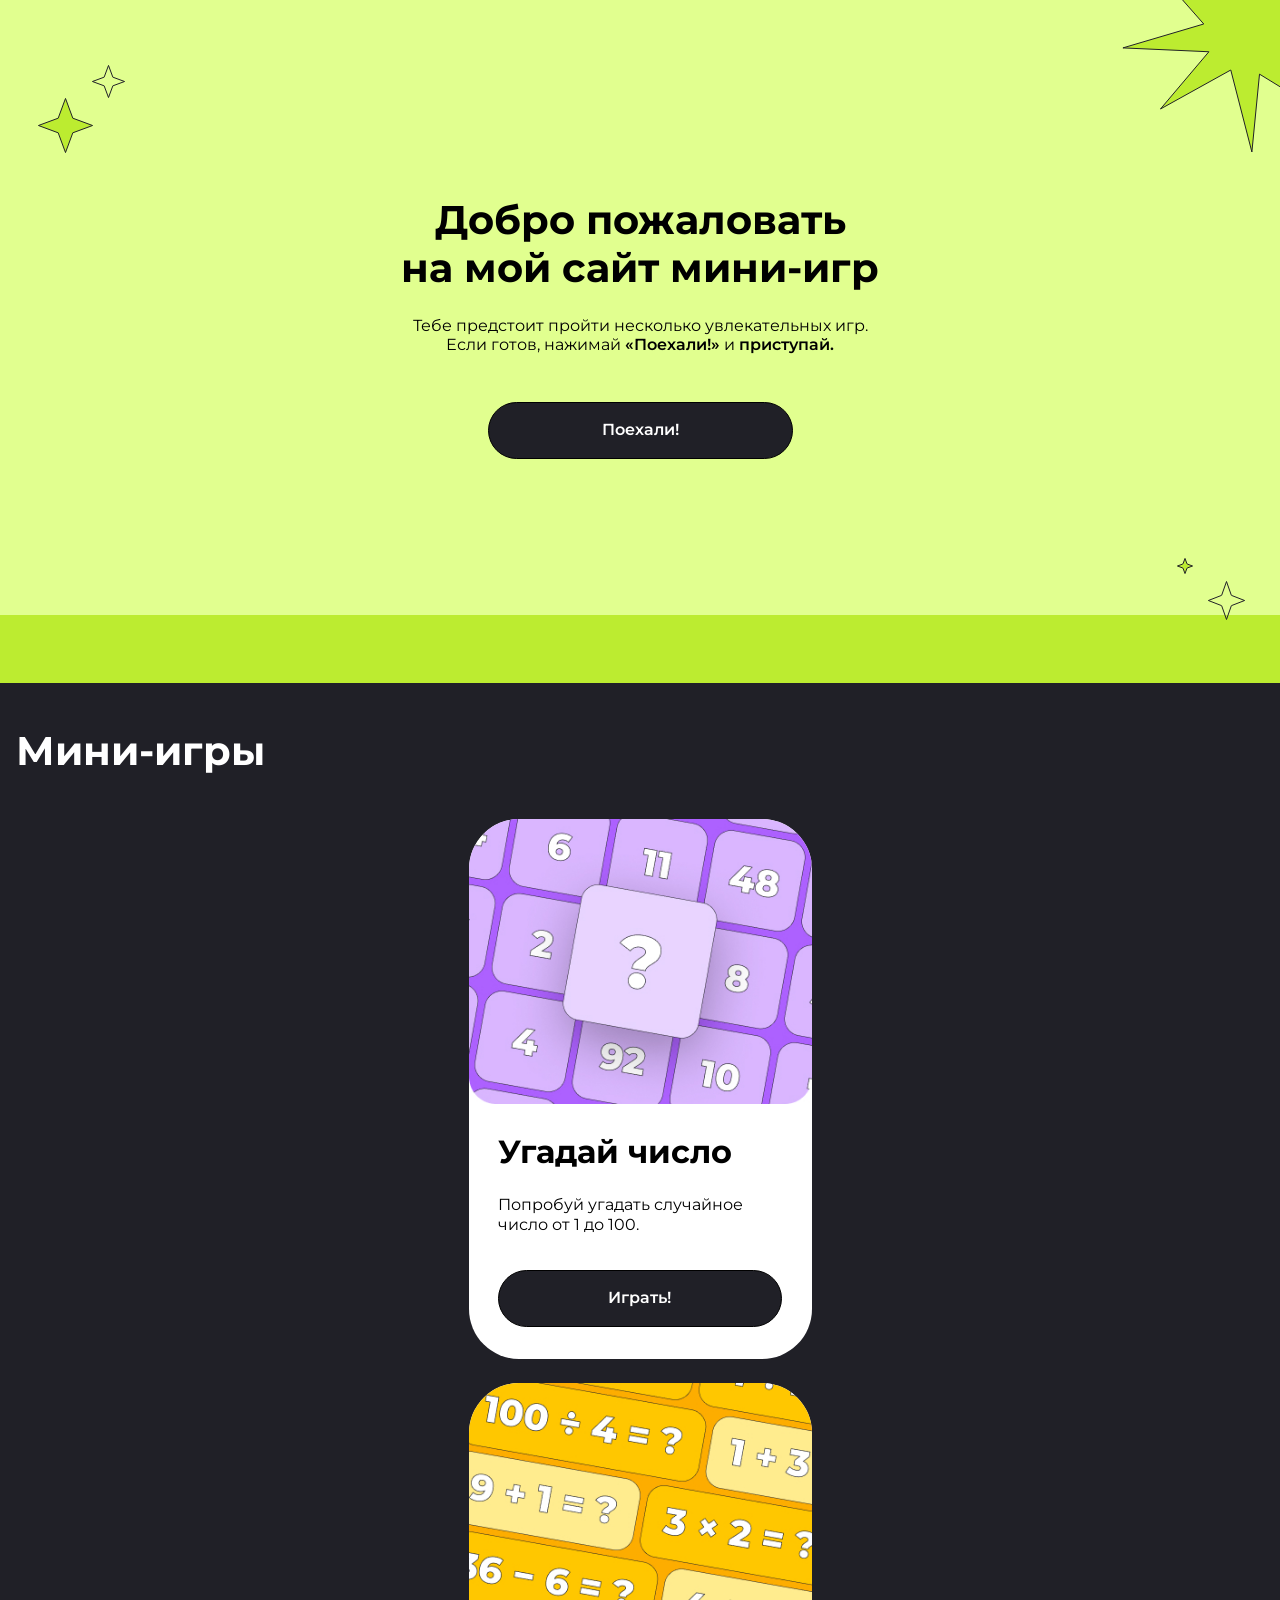
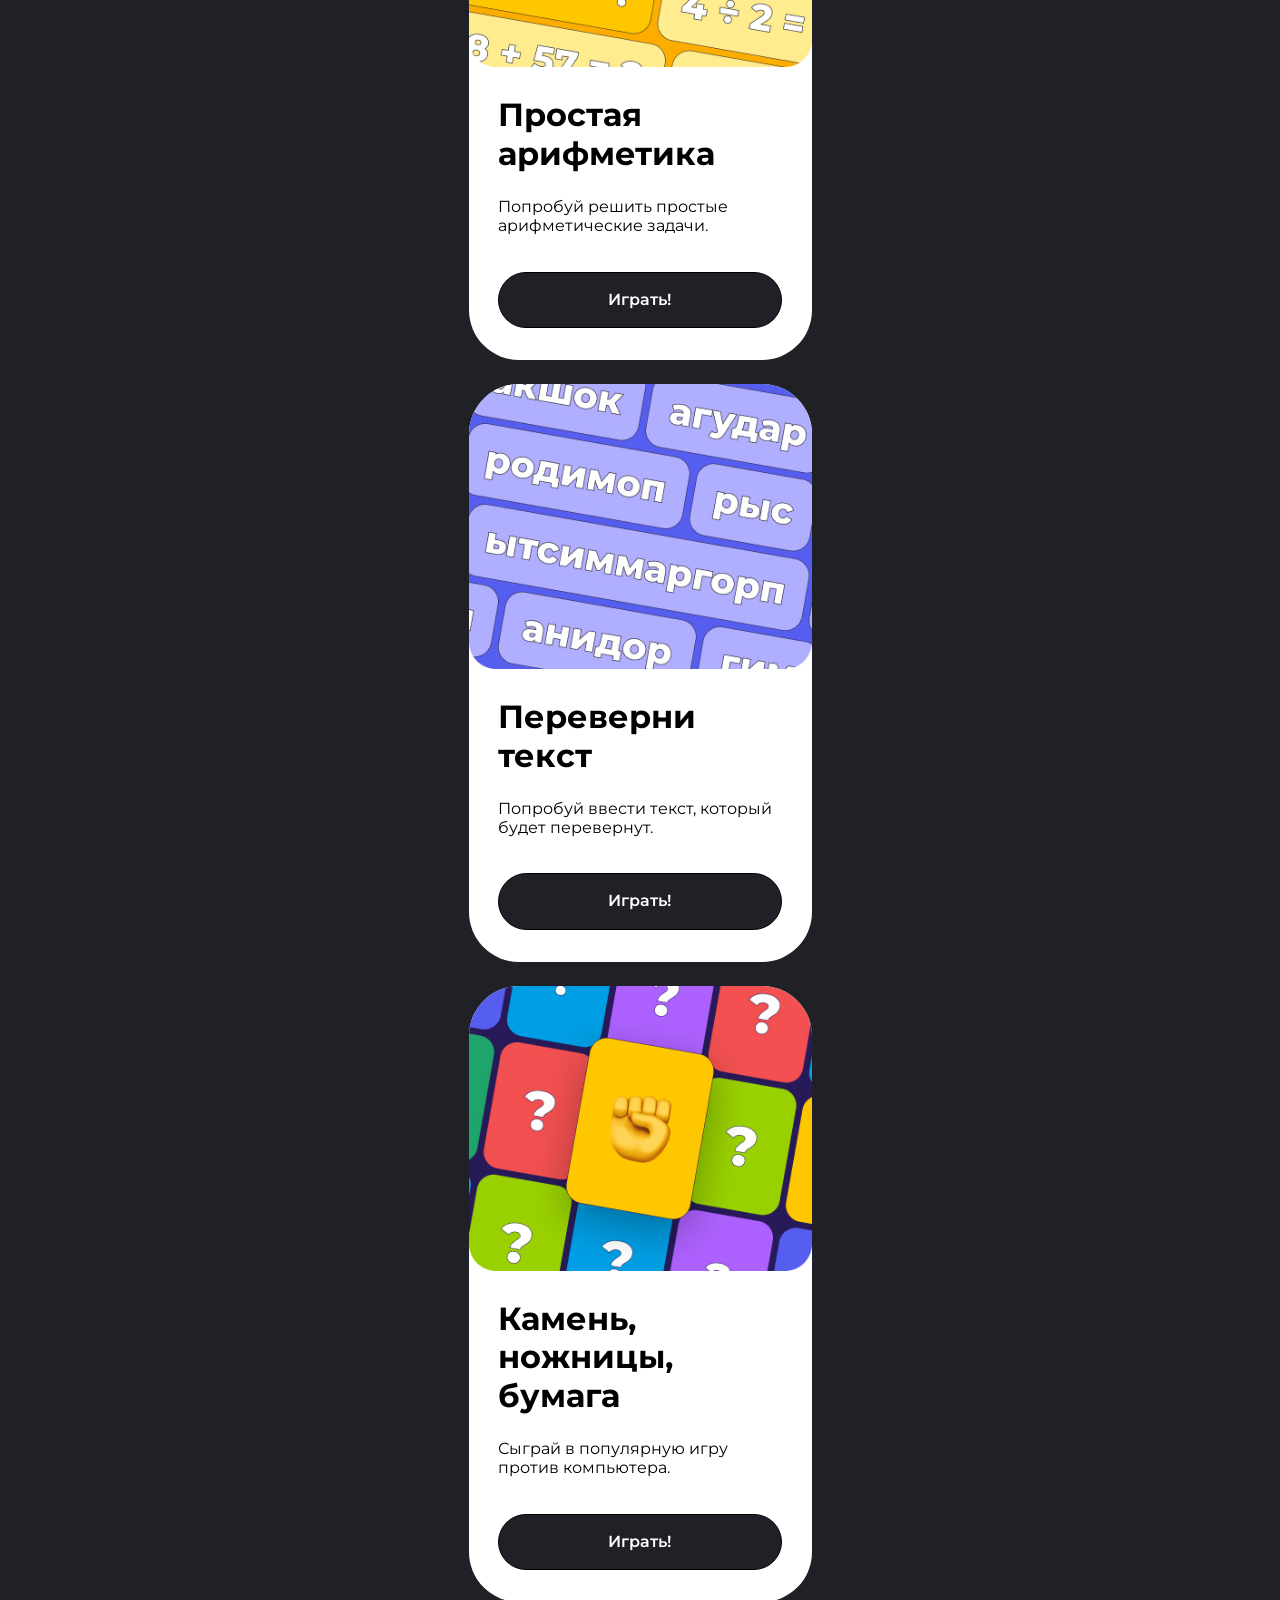
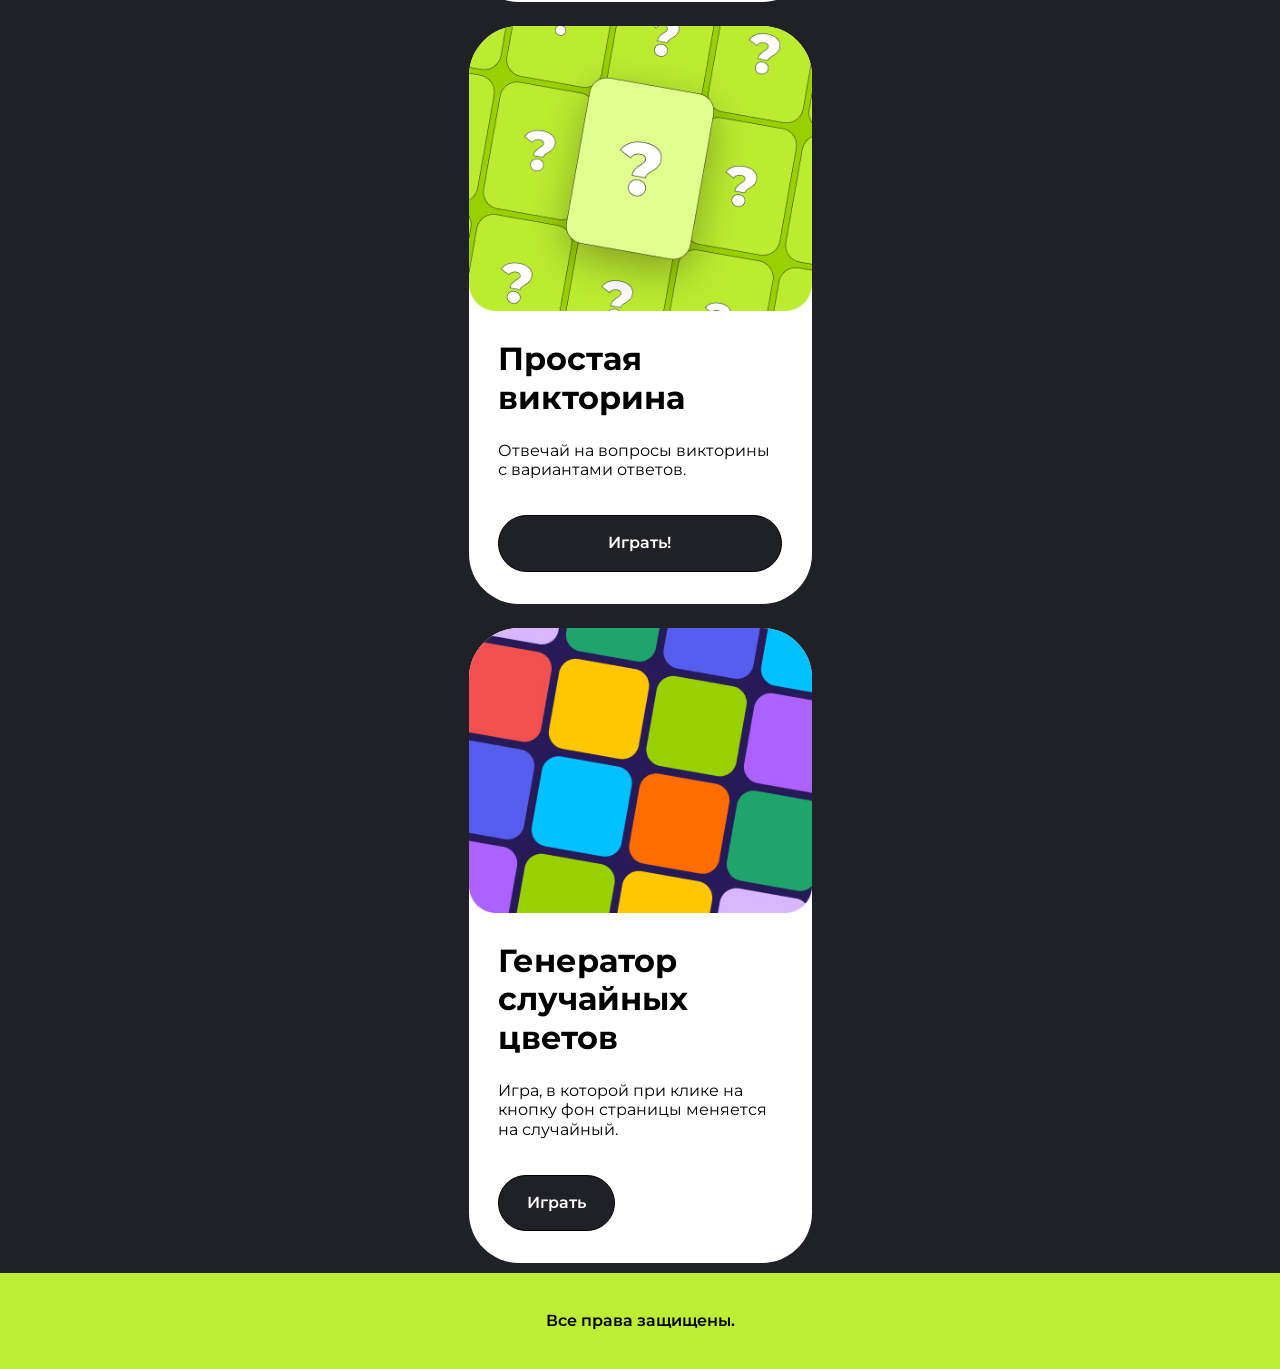
<file: index.html>
<!DOCTYPE html>
<html lang="en">

<head>
    <meta charset="UTF-8">
    <meta name="viewport" content="width=device-width, initial-scale=1.0">
    <link
        href="https://fonts.googleapis.com/css2?family=Montserrat:ital,wght@0,100..900;1,100..900&family=Poppins:ital,wght@0,100;0,200;0,300;0,400;0,500;0,600;0,700;0,800;0,900;1,100;1,200;1,300;1,400;1,500;1,600;1,700;1,800;1,900&display=swap"
        rel="stylesheet">
    <link rel="stylesheet" href="index.css">
    <title>Мини-игры</title>
</head>

<body>
    <script src="hw-10.js"></script>
    <section class="header">
        <header class="header-hat">
            <svg class="stars__media" width="160" height="155" viewBox="0 0 160 155" fill="none"
                xmlns="http://www.w3.org/2000/svg">
                <path
                    d="M163.245 10.1084C166.091 10.8901 245.303 43.9262 245.303 43.9262L161.261 52.8255L214.355 120.072L139.504 74.1374L131.878 151.995L110.781 70.0034L40.4614 109.004L88.9017 51.7588L2.93664 47.8942L83.7388 23.992L23.6975 -44.2244L108.11 -5.0504L127.428 -80.6361L136.103 -4.88818L212.993 -57.1361L163.245 10.1084Z"
                    fill="#BCEC30" stroke="#202027" stroke-miterlimit="10" stroke-linecap="round" />
            </svg>
            <svg class="stars__media2" width="18" height="18" viewBox="0 0 18 18" fill="none"
                xmlns="http://www.w3.org/2000/svg">
                <path
                    d="M10.9619 6.74316L11.042 6.95801L11.2568 7.03809L16.5586 9L11.2568 10.9619L11.042 11.042L10.9619 11.2568L9 16.5586L7.03809 11.2568L6.95801 11.042L6.74316 10.9619L1.44043 9L6.74316 7.03809L6.95801 6.95801L7.03809 6.74316L9 1.44043L10.9619 6.74316Z"
                    fill="#BCEC30" stroke="#202027" />
            </svg>
            <svg class="stars__media3" width="39" height="41" viewBox="0 0 39 41" fill="none"
                xmlns="http://www.w3.org/2000/svg">
                <path
                    d="M24.2949 15.1289L24.3711 15.3457L24.5859 15.4287L37.6201 20.5L24.5859 25.5713L24.3711 25.6543L24.2949 25.8711L19.5 39.4932L14.7051 25.8711L14.6289 25.6543L14.4141 25.5713L1.37891 20.5L14.4141 15.4287L14.6289 15.3457L14.7051 15.1289L19.5 1.50586L24.2949 15.1289Z"
                    stroke="#202027" />
            </svg>

            <svg class="header-stars" width="587" height="798" viewBox="0 0 587 798" fill="none"
                xmlns="http://www.w3.org/2000/svg">
                <path d="M241.293 -10L317.5 78.3799L0.5 153" stroke="#202027" stroke-linecap="round" />
                <path
                    d="M708.182 48.4061C717.611 51.031 980.016 161.965 980.016 161.965L701.611 191.848L877.494 417.66L629.536 263.412L604.272 524.856L534.384 249.531L301.438 380.493L461.905 188.266L177.13 175.289L444.803 95.0267L245.904 -134.041L525.536 -2.49639L589.531 -256.31L618.268 -1.9517L872.98 -177.398L708.182 48.4061Z"
                    fill="#BCEC30" stroke="#202027" stroke-miterlimit="10" stroke-linecap="round" />
                <path d="M231.582 254H355.5L213.5 433" stroke="#202027" stroke-linecap="round" />
                <path d="M371.5 458.046L485.26 379L591.382 797" stroke="#202027" stroke-linecap="round" />
                <path d="M449.659 468L393.5 526.765L473.5 594L449.659 468Z" fill="#BCEC30" stroke="#202027"
                    stroke-linecap="round" />
                <path d="M491.5 663L525.5 787" stroke="#202027" stroke-linecap="round" />
            </svg>

            <svg class="header-star1" width="57" height="57" viewBox="0 0 57 57" fill="none"
                xmlns="http://www.w3.org/2000/svg">
                <path
                    d="M35.7285 20.9756L35.8086 21.1914L36.0244 21.2715L55.5586 28.5L36.0244 35.7285L35.8086 35.8086L35.7285 36.0244L28.5 55.5586L21.2715 36.0244L21.1914 35.8086L20.9756 35.7285L1.44043 28.5L20.9756 21.2715L21.1914 21.1914L21.2715 20.9756L28.5 1.44043L35.7285 20.9756Z"
                    fill="#BCEC30" stroke="#202027" />
            </svg>
            <svg class="header-star2" width="35" height="35" viewBox="0 0 35 35" fill="none"
                xmlns="http://www.w3.org/2000/svg">
                <path
                    d="M21.7578 12.9473L21.8379 13.1621L22.0527 13.2422L33.5586 17.5L22.0527 21.7578L21.8379 21.8379L21.7578 22.0527L17.5 33.5586L13.2422 22.0527L13.1621 21.8379L12.9473 21.7578L1.44043 17.5L12.9473 13.2422L13.1621 13.1621L13.2422 12.9473L17.5 1.44043L21.7578 12.9473Z"
                    stroke="#202027" />
            </svg>
            <svg class="header-star3" width="37" height="37" viewBox="0 0 37 37" fill="none"
                xmlns="http://www.w3.org/2000/svg">
                <path
                    d="M23.0273 13.6768L23.1074 13.8926L23.3232 13.9727L35.5586 18.5L23.3232 23.0273L23.1074 23.1074L23.0273 23.3232L18.5 35.5586L13.9727 23.3232L13.8926 23.1074L13.6768 23.0273L1.44043 18.5L13.6768 13.9727L13.8926 13.8926L13.9727 13.6768L18.5 1.44043L23.0273 13.6768Z"
                    fill="#BCEC30" stroke="#202027" />
            </svg>
            <svg class="header-star4" width="83" height="83" viewBox="0 0 83 83" fill="none"
                xmlns="http://www.w3.org/2000/svg">
                <path
                    d="M52.2402 30.4648L52.3193 30.6807L52.5352 30.7598L81.5586 41.5L52.5352 52.2402L52.3193 52.3193L52.2402 52.5352L41.5 81.5586L30.7598 52.5352L30.6807 52.3193L30.4648 52.2402L1.44043 41.5L30.4648 30.7598L30.6807 30.6807L30.7598 30.4648L41.5 1.44043L52.2402 30.4648Z"
                    stroke="#202027" />
            </svg>

            <div class="header-block center">
                <h1 class="header-block__zag1">Добро пожаловать<br>на мой сайт мини-игр</h1>
                <p class="header-block__text">Тебе предстоит пройти несколько увлекательных игр.<br>Если готов, нажимай
                    <span class="header-block__black">«Поехали!»</span> и <span
                        class="header-block__black">приступай.</span>
                </p>
                <a href="#playing" class="header-block__link">Поехали!</a>
            </div>
            <div class="header-strip-container">
                <div class="header-strip-container__strip">
                    <div class="header__strip">
                        <p class="header__text">ВИКТОРИНА</p>
                        <svg class="svg" width="36" height="36" viewBox="0 0 36 36" fill="none"
                            xmlns="http://www.w3.org/2000/svg">
                            <path
                                d="M18 0L22.8616 13.1384L36 18L22.8616 22.8616L18 36L13.1384 22.8616L0 18L13.1384 13.1384L18 0Z"
                                fill="#202027" />
                        </svg>
                        <p class="header__text">УГАДАЙ ЧИСЛО</p>
                        <svg class="svg" width="36" height="36" viewBox="0 0 36 36" fill="none"
                            xmlns="http://www.w3.org/2000/svg">
                            <path
                                d="M18 0L22.8616 13.1384L36 18L22.8616 22.8616L18 36L13.1384 22.8616L0 18L13.1384 13.1384L18 0Z"
                                fill="#202027" />
                        </svg>

                        <p class="header__text">ПЕРЕВЕРНИ ТЕКСТ</p>
                        <svg class="svg" width="36" height="36" viewBox="0 0 36 36" fill="none"
                            xmlns="http://www.w3.org/2000/svg">
                            <path
                                d="M18 0L22.8616 13.1384L36 18L22.8616 22.8616L18 36L13.1384 22.8616L0 18L13.1384 13.1384L18 0Z"
                                fill="#202027" />
                        </svg>
                        <p class="header__text">ПРОСТАЯ АРИФМЕТИКА</p>
                        <svg class="svg" width="36" height="36" viewBox="0 0 36 36" fill="none"
                            xmlns="http://www.w3.org/2000/svg">
                            <path
                                d="M18 0L22.8616 13.1384L36 18L22.8616 22.8616L18 36L13.1384 22.8616L0 18L13.1384 13.1384L18 0Z"
                                fill="#202027" />
                        </svg>

                        <p class="header__text">КАМЕНЬ, НОЖНИЦЫ, БУМАГА</p>
                        <svg class="svg" width="36" height="36" viewBox="0 0 36 36" fill="none"
                            xmlns="http://www.w3.org/2000/svg">
                            <path
                                d="M18 0L22.8616 13.1384L36 18L22.8616 22.8616L18 36L13.1384 22.8616L0 18L13.1384 13.1384L18 0Z"
                                fill="#202027" />
                        </svg>
                        <P class="header__text">ГЕНЕРАТОР СЛУЧАЙНЫХ ЦВЕТОВ</P>
                        <svg class="svg" width="36" height="36" viewBox="0 0 36 36" fill="none"
                            xmlns="http://www.w3.org/2000/svg">
                            <path
                                d="M18 0L22.8616 13.1384L36 18L22.8616 22.8616L18 36L13.1384 22.8616L0 18L13.1384 13.1384L18 0Z"
                                fill="#202027" />
                        </svg>

                    </div>
                </div>
            </div>
        </header>
    </section>
    <section class="information center">
        <div class="information-inform">
            <div class="information-block">
                <h2 class="information-block__zagolovok2" id="playing">Об играх</h2>
                <p class="information-block__text">В моей коллекции представлено 6 игр на разные темы.<br>Игры несложные
                    — в
                    них может поиграть каждый.<br>
                    Все игры доступны для пользования.</p>
            </div>
            <div class="information-games">
                <svg class="information-games__star1" width="458" height="567" viewBox="0 0 458 567" fill="none"
                    xmlns="http://www.w3.org/2000/svg">
                    <path
                        d="M311.161 184.877L311.375 185.435L311.886 185.126L479.433 83.8167L380.124 252.557L379.822 253.073L380.382 253.28L564.052 321.108L370.208 348.674L369.616 348.758L369.804 349.326L431.289 535.215L288.879 400.849L288.444 400.439L288.117 400.94L181.119 564.91L197.378 369.793L197.429 369.197L196.833 369.254L1.92162 387.833L164.61 278.892L165.107 278.56L164.691 278.129L28.6394 137.326L215.247 196.597L215.817 196.778L215.894 196.186L241.151 2.02592L311.161 184.877Z"
                        stroke="#BCEC30" />
                </svg>
                <svg class="information-games__star2" width="32" height="32" viewBox="0 0 32 32" fill="none"
                    xmlns="http://www.w3.org/2000/svg">
                    <path
                        d="M19.7299 11.9161L19.7892 12.1375L19.9965 12.2377L29.7633 16.9489L19.282 19.7301L19.0596 19.7894L18.9593 19.9966L14.2472 29.7633L11.467 19.2821L11.4077 19.0597L11.2015 18.9596L1.43379 14.2474L11.9159 11.4672L12.1374 11.4079L12.2375 11.2016L16.9487 1.43382L19.7299 11.9161Z"
                        stroke="#BCEC30" />
                </svg>
                <svg class="information-games__star3" width="55" height="55" viewBox="0 0 55 55" fill="none"
                    xmlns="http://www.w3.org/2000/svg">
                    <path
                        d="M34.7319 20.6643L34.7912 20.8867L34.9985 20.986L52.916 29.6302L33.6877 34.7322L33.4652 34.7914L33.365 34.9987L24.7208 52.9162L19.6188 33.6878L19.5605 33.4655L19.3533 33.3653L1.43475 24.7209L20.6641 19.619L20.8865 19.5608L20.9857 19.3534L29.63 1.43493L34.7319 20.6643Z"
                        stroke="#BCEC30" />
                </svg>

                <a href="#play1" class="information__link">
                    <article class="information-items">
                        <img class="information-items__img" src="images/obl1.jpg" alt="">
                        <p class="information-items__text">Игра №1</p>
                        <h3 class="information-items__zagolovok3">Угадай число</h3>
                    </article>
                </a>
                <a href="#play2" class="information__link">
                    <article class="information-items information__big">
                        <img class="information-items__img" src="images/obl2.jpg" alt="">
                        <p class="information-items__text">Игра №2</p>
                        <h3 class="information-items__zagolovok3">Простая арифметика</h3>
                    </article>
                </a>
                <a href="#play3" class="information__link">
                    <article class="information-items">
                        <img class="information-items__img" src="images/obl3.jpg" alt="">
                        <p class="information-items__text">Игра №3</p>
                        <h3 class="information-items__zagolovok3">Переверни текст</h3>
                    </article>
                </a>
                <a href="#play4" class="information__link">
                    <article class="information-items information__big information__position">
                        <img class="information-items__img" src="images/obl4.jpg" alt="">
                        <p class="information-items__text">Игра №4</p>
                        <h3 class="information-items__zagolovok3">Камень,<br>ножницы,<br>бумага</h3>
                    </article>
                </a>
                <a href="#play5" class="information__link">
                    <article class="information-items">
                        <img class="information-items__img" src="images/obl5.jpg" alt="">
                        <p class="information-items__text">Игра №5</p>
                        <h3 class="information-items__zagolovok3">Простая<br>викторина</h3>
                    </article>
                </a>
                <a href="#play6" class="information__link">
                    <article class="information-items information__big information__position">
                        <img class="information-items__img" src="images/obl6.jpg" alt="">
                        <p class="information-items__text">Игра №6</p>
                        <h3 class="information-items__zagolovok3">Генератор случайных<br>цветов</h3>
                    </article>
                </a>

            </div>
        </div>
    </section>
    <section id="colorSection" class="games center">
        <h2 class="games__zagolovok2">Мини-игры</h2>
        <svg class="games__star1" width="35" height="35" viewBox="0 0 35 35" fill="none"
            xmlns="http://www.w3.org/2000/svg">
            <path
                d="M22.2469 13.4283L22.2998 13.6524L22.5041 13.7585L33.446 19.4276L21.4491 22.2469L21.2251 22.2997L21.119 22.504L15.4488 33.4458L12.6306 21.449L12.5777 21.225L12.3734 21.1189L1.43062 15.4486L13.4284 12.6305L13.6524 12.5776L13.7585 12.3734L19.4278 1.43043L22.2469 13.4283Z"
                stroke="#BCEC30" />
        </svg>
        <svg class="games__star2" width="69" height="69" viewBox="0 0 69 69" fill="none"
            xmlns="http://www.w3.org/2000/svg">
            <path
                d="M43.9327 26.0287L43.991 26.251L44.1982 26.3512L67.1165 37.4068L42.5217 43.9326L42.2993 43.9909L42.2001 44.1982L31.1435 67.1164L24.6187 42.5216L24.5595 42.2992L24.3522 42.2L1.434 31.1434L26.0287 24.6186L26.2512 24.5593L26.3514 24.3521L37.407 1.43385L43.9327 26.0287Z"
                stroke="#BCEC30" />
        </svg>

        <div class="games-block">
            <article id="play1" class="games-block__play">
                <div class="games-block__inform">
                    <h3 class="games-block__zagolovok3">Угадай число</h3>
                    <p class="games-block__text">Попробуй угадать случайное<br>число от 1 до 100.</p>
                    <a class="games-block__link" href="" onclick="playGamesOne()">Играть!</a>
                </div>
                <img class="games__img" src="images/obl1.jpg" alt="">
            </article>
            <article id="play2" class="games-block__play2">
                <div class="games-block__inform">
                    <h3 class="games-block__zagolovok3">Простая арифметика</h3>
                    <p class="games-block__text">Попробуй решить простые арифметические задачи.</p>
                    <a class="games-block__link" href="" onclick="playGamesFree()">Играть!</a>
                </div>
                <img class="games__img" src="images/obl2.jpg" alt="">
            </article>
            <article id="play3" class="games-block__play">
                <div class="games-block__inform">
                    <h3 class="games-block__zagolovok3">Переверни текст</h3>
                    <p class="games-block__text">Попробуй ввести текст, который будет перевернут.</p>
                    <a class="games-block__link" href="" onclick="playGamesFo()">Играть!</a>
                </div>
                <img class="games__img" src="images/obl3.jpg" alt="">
            </article>
            <article id="play4" class="games-block__play2">
                <div class="games-block__inform">
                    <h3 class="games-block__zagolovok3">Камень, ножницы, бумага</h3>
                    <p class="games-block__text">Сыграй в популярную игру против компьютера.</p>
                    <a class="games-block__link" href="" onclick="playGamesFive()">Играть!</a>
                </div>
                <img class="games__img" src="images/obl4.jpg" alt="">
            </article>
            <article id="play5" class="games-block__play">
                <div class="games-block__inform">
                    <h3 class="games-block__zagolovok3">Простая викторина</h3>
                    <p class="games-block__text">Отвечай на вопросы викторины с вариантами ответов.</p>
                    <a class="games-block__link" href="" onclick="playGamesTwo()">Играть!</a>
                </div>
                <img class="games__img" src="images/obl5.jpg" alt="">
            </article>
            <article id="play6" class="games-block__play2 otstup">
                <div class="games-block__inform">
                    <h3 class="games-block__zagolovok3">Генератор случайных цветов</h3>
                    <p class="games-block__text">Игра, в которой при клике на кнопку фон страницы меняется на случайный.
                    </p>
                    <button id="colorButton" class="games-block__link" onclick="changeBackgroundColor()">Играть</button>
                </div>
                <img class="games__img" src="images/obl6.jpg" alt="">
            </article>
            <svg class="games__star3" width="69" height="69" viewBox="0 0 69 69" fill="none"
                xmlns="http://www.w3.org/2000/svg">
                <path
                    d="M43.3496 25.3555L43.4287 25.5713L43.6445 25.6504L67.5586 34.5L43.6445 43.3496L43.4287 43.4287L43.3496 43.6445L34.5 67.5586L25.6504 43.6445L25.5713 43.4287L25.3555 43.3496L1.44043 34.5L25.3555 25.6504L25.5713 25.5713L25.6504 25.3555L34.5 1.44043L43.3496 25.3555Z"
                    stroke="#BCEC30" />
            </svg>
            <svg class="games__star4" width="41" height="41" viewBox="0 0 41 41" fill="none"
                xmlns="http://www.w3.org/2000/svg">
                <path
                    d="M25.5684 15.1367L25.6475 15.3525L25.8633 15.4316L39.5586 20.5L25.8633 25.5684L25.6475 25.6475L25.5684 25.8633L20.5 39.5586L15.4316 25.8633L15.3525 25.6475L15.1367 25.5684L1.44043 20.5L15.1367 15.4316L15.3525 15.3525L15.4316 15.1367L20.5 1.44043L25.5684 15.1367Z"
                    stroke="#BCEC30" />
            </svg>

        </div>
    </section>
    <section class="niz">
        <footer class="niz-footer center">
            <h1 class="niz-footer__text">Все права защищены.</h1>
        </footer>
    </section>

</body>

</html>
</file>
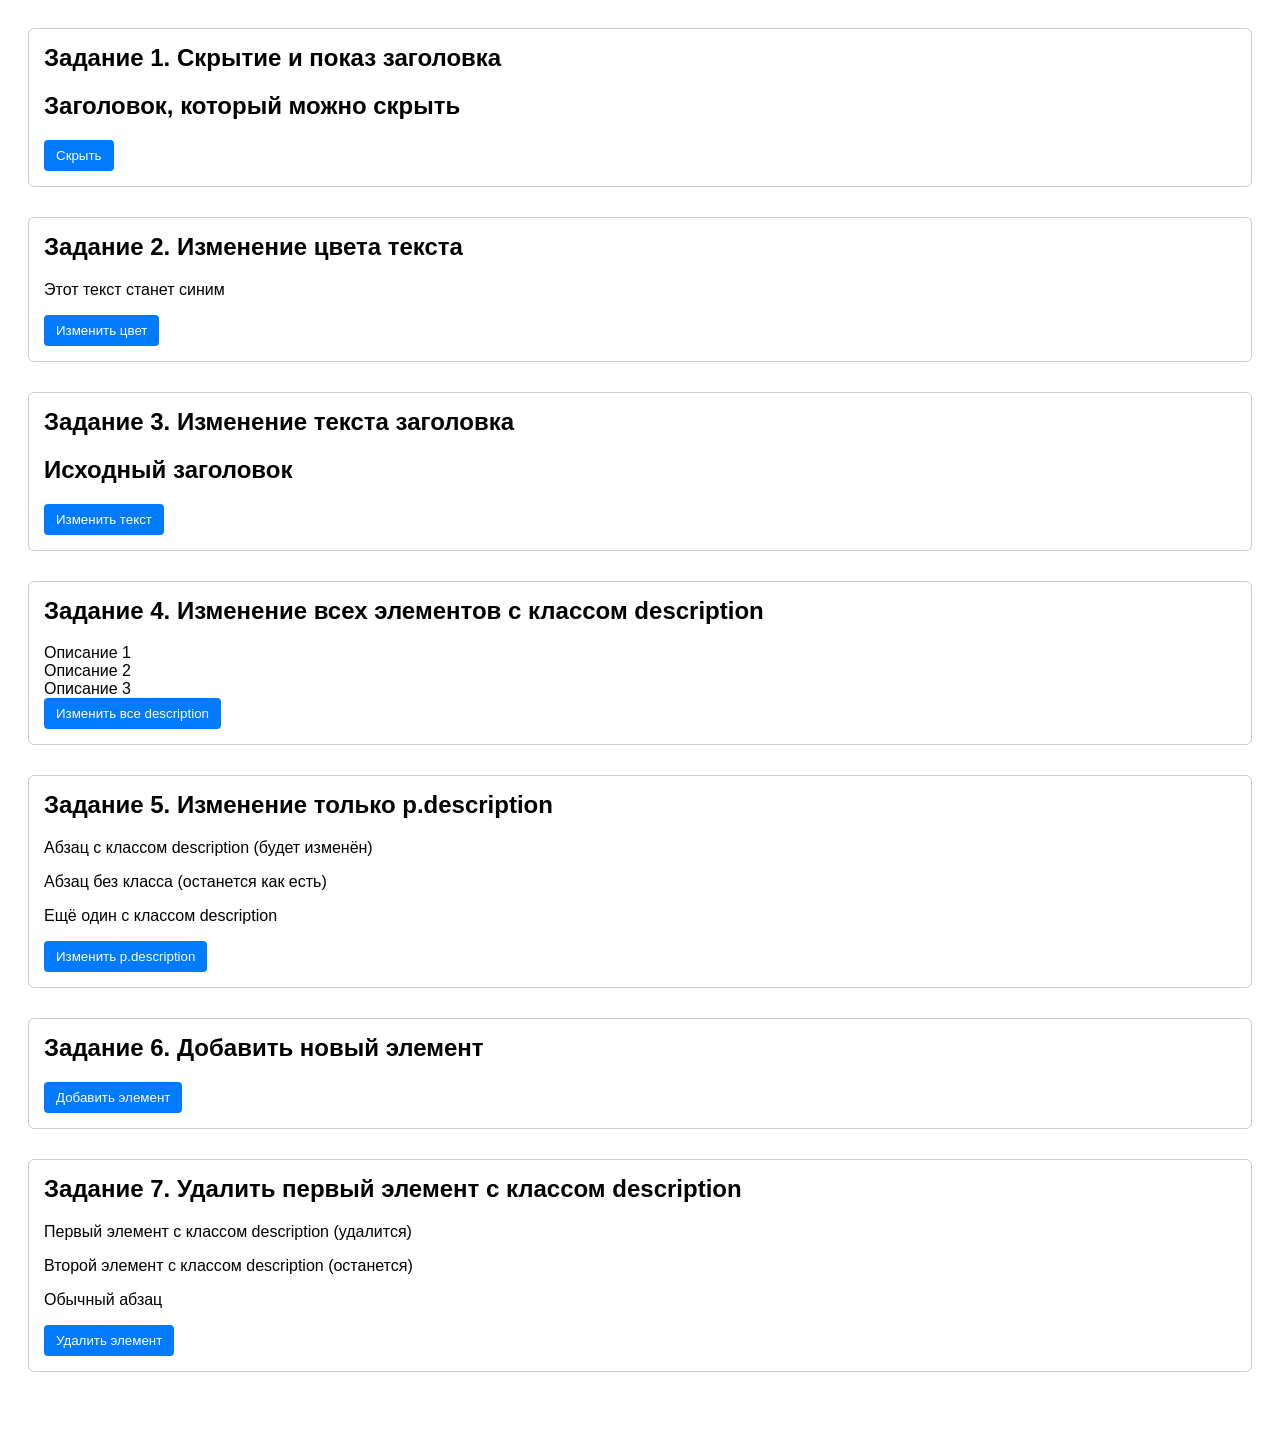
<file: hw-10/html.html>
<!DOCTYPE html>
<html lang="ru">
<head>
  <meta charset="UTF-8" />
  <title>7 заданий по DOM и JS</title>
  <style>
    body { font-family: Arial, sans-serif; padding: 20px; }
    section { margin-bottom: 30px; border: 1px solid #ccc; padding: 15px; border-radius: 6px; }
    h2 { margin-top: 0; }
    button { cursor: pointer; padding: 8px 12px; background: #007bff; color: white; border: none; border-radius: 4px; }
    button:hover { background: #0056b3; }
  </style>
</head>
<body>

  <!-- Задание 1. Скрытие и показ текста -->
  <section>
    <h2>Задание 1. Скрытие и показ заголовка</h2>
    <h1 id="heading-1">Заголовок, который можно скрыть</h1>
    <button id="toggleBtn-1">Скрыть</button>
  </section>

  <!-- Задание 2. Изменение стиля элемента (цвет текста) -->
  <section>
    <h2>Задание 2. Изменение цвета текста</h2>
    <p id="textP-2">Этот текст станет синим</p>
    <button id="colorBtn-2">Изменить цвет</button>
  </section>

  <!-- Задание 3. Динамическое изменение текста -->
  <section>
    <h2>Задание 3. Изменение текста заголовка</h2>
    <h1 id="dynamicHeading-3">Исходный заголовок</h1>
    <button id="changeTextBtn-3">Изменить текст</button>
  </section>

  <!-- Задание 4. Поиск и изменение элементов по классу -->
  <section>
    <h2>Задание 4. Изменение всех элементов с классом description</h2>
    <div class="description">Описание 1</div>
    <div class="description">Описание 2</div>
    <div class="description">Описание 3</div>
    <button id="changeAllDescBtn-4">Изменить все description</button>
  </section>

  <!-- Задание 5. Работа с querySelectorAll (только p с классом description) -->
  <section>
    <h2>Задание 5. Изменение только p.description</h2>
    <p class="description">Абзац с классом description (будет изменён)</p>
    <p>Абзац без класса (останется как есть)</p>
    <p class="description">Ещё один с классом description</p>
    <button id="changePDescBtn-5">Изменить p.description</button>
  </section>

  <!-- Задание 6. Добавление нового элемента в DOM -->
  <section>
    <h2>Задание 6. Добавить новый элемент</h2>
    <button id="addBtn-6">Добавить элемент</button>
    <!-- Новые абзацы будут добавляться сюда (в конец body) -->
  </section>

  <!-- Задание 7. Удаление элемента -->
  <section>
    <h2>Задание 7. Удалить первый элемент с классом description</h2>
    <p class="description">Первый элемент с классом description (удалится)</p>
    <p class="description">Второй элемент с классом description (останется)</p>
    <p>Обычный абзац</p>
    <button id="removeBtn-7">Удалить элемент</button>
  </section>

  <script>
    // Задание 1
    const heading1 = document.querySelector('#heading-1');
    const toggleBtn1 = document.querySelector('#toggleBtn-1');
    let isVisible1 = true;

    toggleBtn1.addEventListener('click', () => {
      if (isVisible1) {
        heading1.style.display = 'none';
        toggleBtn1.textContent = 'Показать';
      } else {
        heading1.style.display = 'block';
        toggleBtn1.textContent = 'Скрыть';
      }
      isVisible1 = !isVisible1;
    });

    // Задание 2
    const p2 = document.querySelector('#textP-2');
    const colorBtn2 = document.querySelector('#colorBtn-2');

    colorBtn2.addEventListener('click', () => {
      p2.style.color = 'blue';
    });

    // Задание 3
    const h3 = document.querySelector('#dynamicHeading-3');
    const changeTextBtn3 = document.querySelector('#changeTextBtn-3');

    changeTextBtn3.addEventListener('click', () => {
      h3.textContent = 'Привет, мир!';
    });

    // Задание 4
    const changeAllDescBtn4 = document.querySelector('#changeAllDescBtn-4');

    changeAllDescBtn4.addEventListener('click', () => {
      const elements = document.querySelectorAll('.description');
      elements.forEach(el => {
        el.textContent = 'Измененный текст';
      });
    });

    // Задание 5
    const changePDescBtn5 = document.querySelector('#changePDescBtn-5');

    changePDescBtn5.addEventListener('click', () => {
      const descriptions = document.querySelectorAll('p.description');
      descriptions.forEach(el => {
        el.textContent = 'Новый текст';
      });
    });

    // Задание 6
    const addBtn6 = document.querySelector('#addBtn-6');

    addBtn6.addEventListener('click', () => {
      const newP = document.createElement('p');
      newP.textContent = 'Новый абзац';
      document.body.appendChild(newP);
    });

    // Задание 7
    const removeBtn7 = document.querySelector('#removeBtn-7');

    removeBtn7.addEventListener('click', () => {
      const firstDesc = document.querySelector('.description');
      if (firstDesc) {
        firstDesc.remove();
      }
    });
  </script>
</body>
</html>
</file>
<file: index.css>
* {
    padding: 0;
    margin: 0;
}

html {
    scroll-behavior: smooth;
}

body {
    font-family: "Montserrat", sans-serif;
}


.center {
    padding-left: calc(50% - 600px);
    padding-right: calc(50% - 600px);
}


.header {
    background-image: url(images/fonhead.jpg);
    background-repeat: no-repeat;
    background-size: cover;
}

.header-stars {
    position: absolute;
    right: 0;
    object-fit: cover;
    overflow: hidden;
}

.header-star1 {
    position: absolute;
    top: 94px;
    left: 63px;
}

.header-star2 {
    position: absolute;
    top: 69px;
    left: 159px;
}

.header-star3 {
    position: absolute;
    left: 948px;
    top: 538px;
}

.header-star4 {
    position: absolute;
    top: 568px;
    left: 1013px;
}

.stars__media {
    display: none;
}

.stars__media2 {
    display: none;
}

.stars__media3 {
    display: none;
}

.header-block {
    padding-top: 196px;
}

.header-block__zag1 {
    font-weight: 700;
    font-style: Bold;
    font-size: 64px;
    line-height: 100%;
    padding-bottom: 24px;
}

.header-block__text {
    font-weight: 400;
    font-style: Regular;
    font-size: 24px;
    line-height: 32px;
    padding-bottom: 48px;
}

.header-block__black {
    font-family: Montserrat;
    font-weight: 600;
    font-size: 24px;
    line-height: 32px;
    letter-spacing: 0px;
}

.header-block__link {
    display: block;
    border: 1px solid black;
    max-width: 247px;
    max-height: 66px;
    border-radius: 60px;
    padding-top: 16px;
    padding-bottom: 16px;
    margin-bottom: 156px;
    color: #FFFFFF;
    background-color: #202027;
    text-decoration: none;
    font-weight: 600;
    font-style: SemiBold;
    font-size: 24px;
    line-height: 142%;
    text-align: center;
}

.header-block__link:hover {
    background-color: #FFFFFF;
    color: #000000;
    transition: 0.7s;
}

.header__strip {
    display: flex;
    align-items: center;
    gap: 51px;
    background-color: #BCEC30;
    opacity: 1;
    border-width: 1px;
    padding-top: 27px;
    padding-right: 49px;
    padding-bottom: 27px;
    padding-left: 49px;
    overflow-x: hidden;
    position: relative;
}

.header-strip-container {
    background-color: rgb(188, 236, 48);
    width: 100%;
    overflow: hidden;
    white-space: nowrap;
}

.header-strip-container__strip {
    display: inline-block;
    padding-left: 100%;
    animation: scrollLeft 20s linear infinite;
}

@keyframes scrollLeft {
    0% {
        transform: translateX(0);
    }

    100% {
        transform: translateX(-100%);
    }
}

.svg {
    overflow: visible;
    clip-path: none;
}

.header__text {
    font-weight: 700;
    font-style: Bold;
    font-size: 30px;
    line-height: 110%;
    letter-spacing: 4%;
    white-space: nowrap;
}

.information {
    background-color: #202027;
}

.information-inform {
    max-width: 1210px;
}

.information-block {
    padding-top: 94px;
}

.information-block__zagolovok2 {
    font-weight: 700;
    font-style: Bold;
    font-size: 64px;
    line-height: 100%;
    color: #FFFFFF;
    padding-bottom: 24px;
}

.information-block__text {
    font-family: Montserrat;
    font-weight: 400;
    font-style: Regular;
    font-size: 24px;
    line-height: 32px;
    color: #FFFFFF;
    padding-bottom: 72px;
}

.information-games {
    display: grid;
    grid-template-columns: repeat(9, 1fr);
    gap: 32px;
}

.information-items {
    background-color: #FFFFFF;
    border-radius: 30px;
    max-width: 378px;
    height: auto;
    grid-column: span 3;
    overflow: hidden;
    z-index: 1;
}

.information-items:hover {
    transform: scale(1.1);
    transition: 0.7s;
}

.information__link {
    grid-column: span 3;
    text-decoration: none;
    z-index: 0;
    color: #202027;
}

.information-games__star1 {
    position: absolute;
    right: 0px;
    top: 877px;
    z-index: 0;
}

.information-games__star2 {
    position: absolute;
    left: 25px;
    top: 1570px;
}

.information-games__star3 {
    position: absolute;
    left: 40px;
    top: 1622px;
}

.information-items__text {
    font-family: Montserrat;
    font-weight: 500;
    font-style: Medium;
    line-height: 110.00000000000001%;
    border-radius: 52.58px;
    margin-left: 32px;
    margin-top: 32px;
    padding-right: 16px;
    padding-left: 16px;
    padding-top: 8px;
    padding-bottom: 10px;
    border: 1px solid #F7F7F7;
    background-color: #F7F7F7;
    max-width: 76px;
    margin-bottom: 16px;
}

.information-items__zagolovok3 {
    font-family: Montserrat;
    font-weight: 700;
    font-size: 32px;
    line-height: 100%;
    padding-left: 32px;
    padding-bottom: 36px;
}

.information__big {
    height: auto;
}

.information__position {
    transform: translateY(-33px);
}

.games {
    background-color: #202027;
    padding-top: 96px;
    background-size: cover;
}

.games__star1 {
    position: absolute;
    top: 2313px;
    right: 123px;
}

.games__star2 {
    position: absolute;
    right: 44px;
    top: 2356px;
}

.games__star3 {
    position: absolute;
    right: 52px;
    top: 5596px;
}

.games__star4 {
    position: absolute;
    top: 5654px;
    right: 150px;
}

.games-block {
    display: flex;
    flex-direction: column;
    gap: 32px;
}

.games__zagolovok2 {
    font-family: Montserrat;
    font-weight: 700;
    font-size: 64px;
    line-height: 100%;
    color: #FFFFFF;
    padding-bottom: 72px;
}

.games-block__play {
    background-color: #FFFFFF;
    border-radius: 50px;
    display: flex;
    max-width: 1200px;
    height: 500px;
    gap: 48px;
    overflow: hidden;
    background-size: cover;
}

.games-block__play2 {
    background-color: #FFFFFF;
    border-radius: 50px;
    display: flex;
    flex-direction: row-reverse;
    max-width: 1200px;
    height: 500px;
    gap: 48px;
    overflow: hidden;
}

.games-block__inform {
    padding-left: 48px;
    padding-top: 48px;
    width: 504px;
    padding-right: 95px;
}

.games-block__zagolovok3 {
    font-family: Montserrat;
    font-weight: 700;
    font-size: 48px;
    line-height: 100%;
}

.games-block__text {
    font-family: Montserrat;
    font-weight: 400;
    font-size: 24px;
    line-height: 32px;
    padding-top: 24px;
    padding-bottom: 36px;
}

.games-block__link {
    text-decoration: none;
    max-width: 247px;
    border: 1px solid black;
    gap: 10px;
    opacity: 1;
    border-radius: 60px;
    padding-left: 75px;
    padding-right: 75px;
    padding-top: 16px;
    padding-bottom: 16px;
    font-family: Montserrat;
    font-weight: 600;
    font-size: 24px;
    line-height: 142%;
    text-align: center;
    color: #FFFFFF;
    background-color: #202027;
}

.games-block__link:hover {
    background-color: white;
    color: black;
    transition: 0.7s;
}

.otstup {
    margin-bottom: 144px;
}

.niz {
    background-color: #BDED35;
}

.niz-footer__text {
    text-align: center;
    padding-top: 61px;
    padding-bottom: 60px;
    font-family: Montserrat;
    font-weight: 600;
    font-size: 24px;
    line-height: 100%;
}

@media (max-width: 1440px) {
    .center {
        padding-right: 16px;
        padding-left: 16px;
    }

    .stars__media {
        display: block;
        position: absolute;
        right: 0;
    }

    .stars__media2 {
        display: block;
        position: absolute;
        top: 557px;
        right: 86px;
        bottom: 74px;
        z-index: 0;
    }

    .stars__media3 {
        display: block;
        position: absolute;
        top: 580px;
        right: 34px;
    }

    .header-stars {
        display: none;
    }

    .header-star1 {
        left: 37px;
        top: 97px;
    }

    .header-star2 {
        left: 91px;
        top: 64px;
    }

    .header-star3 {
        display: none;
    }

    .header-star4 {
        display: none;
    }

    .header-block {
        display: flex;
        flex-direction: column;
        align-items: center;
    }

    .header-block__zag1 {
        font-family: Montserrat;
        font-weight: 700;
        font-size: 40px;
        line-height: 1.2;
        letter-spacing: 0px;
        text-align: center;
        vertical-align: middle;
    }

    .header-block__text {
        font-family: Montserrat;
        font-weight: 400;
        font-size: 16px;
        line-height: 100%;
        text-align: center;
        line-height: 1.2;
    }

    .header-block__black {
        font-family: Montserrat;
        font-weight: 600;
        font-size: 16px;
        line-height: 100%;
        text-align: center;
    }

    .header-block__link {
        width: 285px;
        gap: 10px;
        border-radius: 60px;
        border-width: 1px;
        padding-top: 16px;
        padding-right: 28px;
        padding-bottom: 16px;
        padding-left: 28px;
        font-family: Montserrat;
        font-weight: 600;
        font-size: 16px;
        text-align: center;
        z-index: 1;
    }

    .header__strip {
        width: 1717.402607595759;
        height: 51.33911589746958;
        border-width: 0.54px;
        padding-top: 16px;
        padding-right: 24px;
        padding-bottom: 16px;
        padding-left: 24px;
    }

    .information {
        display: none;
    }

    .games {
        padding-top: 48px;
    }

    .games__zagolovok2 {
        font-family: Montserrat;
        font-weight: 700;
        font-size: 40px;
        line-height: 100%;
        padding-bottom: 48px;
    }

    .games-block {
        align-items: center;
        gap: 24px;
    }

    .games-block__play {
        flex-direction: column-reverse;
        width: 343px;
        height: auto;
        gap: 29px;
    }

    .games-block__inform {
        padding-left: 29px;
        padding-right: 29px;
        padding-bottom: 32px;
        padding-top: 0px;
        max-width: 284px;
    }

    .games-block__zagolovok3 {
        font-family: Montserrat;
        font-weight: 700;
        font-size: 32px;
        line-height: 100%;
        line-height: 1.2;
    }

    .games-block__text {
        font-family: Montserrat;
        font-weight: 400;
        font-size: 16px;
        line-height: 100%;
        line-height: 1.2;
    }

    .games-block__link {
        display: block;
        border-radius: 60px;
        border-width: 1px;
        padding-top: 16px;
        padding-right: 28px;
        padding-bottom: 16px;
        padding-left: 28px;
        font-family: Montserrat;
        font-weight: 600;
        font-size: 16px;
        line-height: 142%;
        text-align: center;
    }

    .games-block__play2 {
        flex-direction: column-reverse;
        width: 343px;
        height: auto;
        gap: 29px;
    }

    .games__star1 {
        display: none;
    }

    .games__star2 {
        display: none;
    }

    .games__star3 {
        display: none;
    }

    .games__star4 {
        display: none;
    }

    .otstup {
        margin-bottom: 10px;
    }

    .niz-footer__text {
        font-family: Montserrat;
        font-weight: 600;
        font-size: 16px;
        line-height: 100%;
        text-align: center;
        padding-top: 40px;
        padding-bottom: 40px;
    }
}

@media (max-width: 767px) {
    .center {
        padding-right: 16px;
        padding-left: 16px;
    }

    .stars__media {
        display: block;
        position: absolute;
        right: 0;
    }

    .stars__media2 {
        display: block;
        position: absolute;
        top: 557px;
        right: 86px;
        bottom: 74px;
        z-index: 0;
    }

    .stars__media3 {
        display: block;
        position: absolute;
        top: 580px;
        right: 34px;
    }

    .header-stars {
        display: none;
    }

    .header-star1 {
        left: 37px;
        top: 97px;
    }

    .header-star2 {
        left: 91px;
        top: 64px;
    }

    .header-star3 {
        display: none;
    }

    .header-star4 {
        display: none;
    }

    .header-block {
        display: flex;
        flex-direction: column;
        align-items: center;
    }

    .header-block__zag1 {
        font-family: Montserrat;
        font-weight: 700;
        font-size: 40px;
        line-height: 1.2;
        letter-spacing: 0px;
        text-align: center;
        vertical-align: middle;
    }

    .header-block__text {
        font-family: Montserrat;
        font-weight: 400;
        font-size: 16px;
        line-height: 100%;
        text-align: center;
        line-height: 1.2;
    }

    .header-block__black {
        font-family: Montserrat;
        font-weight: 600;
        font-size: 16px;
        line-height: 100%;
        text-align: center;
    }

    .header-block__link {
        width: 285px;
        gap: 10px;
        border-radius: 60px;
        border-width: 1px;
        padding-top: 16px;
        padding-right: 28px;
        padding-bottom: 16px;
        padding-left: 28px;
        font-family: Montserrat;
        font-weight: 600;
        font-size: 16px;
        text-align: center;
        z-index: 1;
    }

    .header__strip {
        width: 1717.402607595759;
        height: 51.33911589746958;
        border-width: 0.54px;
        padding-top: 16px;
        padding-right: 24px;
        padding-bottom: 16px;
        padding-left: 24px;
    }

    .information {
        display: none;
    }

    .games {
        padding-top: 48px;
    }

    .games__zagolovok2 {
        font-family: Montserrat;
        font-weight: 700;
        font-size: 40px;
        line-height: 100%;
        padding-bottom: 48px;
    }

    .games-block {
        align-items: center;
        gap: 24px;
    }

    .games-block__play {
        flex-direction: column-reverse;
        width: 343px;
        height: auto;
        gap: 29px;
    }

    .games-block__inform {
        padding-left: 29px;
        padding-right: 29px;
        padding-bottom: 32px;
        padding-top: 0px;
        max-width: 284px;
    }

    .games-block__zagolovok3 {
        font-family: Montserrat;
        font-weight: 700;
        font-size: 32px;
        line-height: 100%;
        line-height: 1.2;
    }

    .games-block__text {
        font-family: Montserrat;
        font-weight: 400;
        font-size: 16px;
        line-height: 100%;
        line-height: 1.2;
    }

    .games-block__link {
        display: block;
        border-radius: 60px;
        border-width: 1px;
        padding-top: 16px;
        padding-right: 28px;
        padding-bottom: 16px;
        padding-left: 28px;
        font-family: Montserrat;
        font-weight: 600;
        font-size: 16px;
        line-height: 142%;
        text-align: center;
    }

    .games-block__play2 {
        flex-direction: column-reverse;
        width: 343px;
        height: auto;
        gap: 29px;
    }

    .games__star1 {
        display: none;
    }

    .games__star2 {
        display: none;
    }

    .games__star3 {
        display: none;
    }

    .games__star4 {
        display: none;
    }

    .otstup {
        margin-bottom: 10px;
    }

    .niz-footer__text {
        font-family: Montserrat;
        font-weight: 600;
        font-size: 16px;
        line-height: 100%;
        text-align: center;
        padding-top: 40px;
        padding-bottom: 40px;
    }
}
</file>
